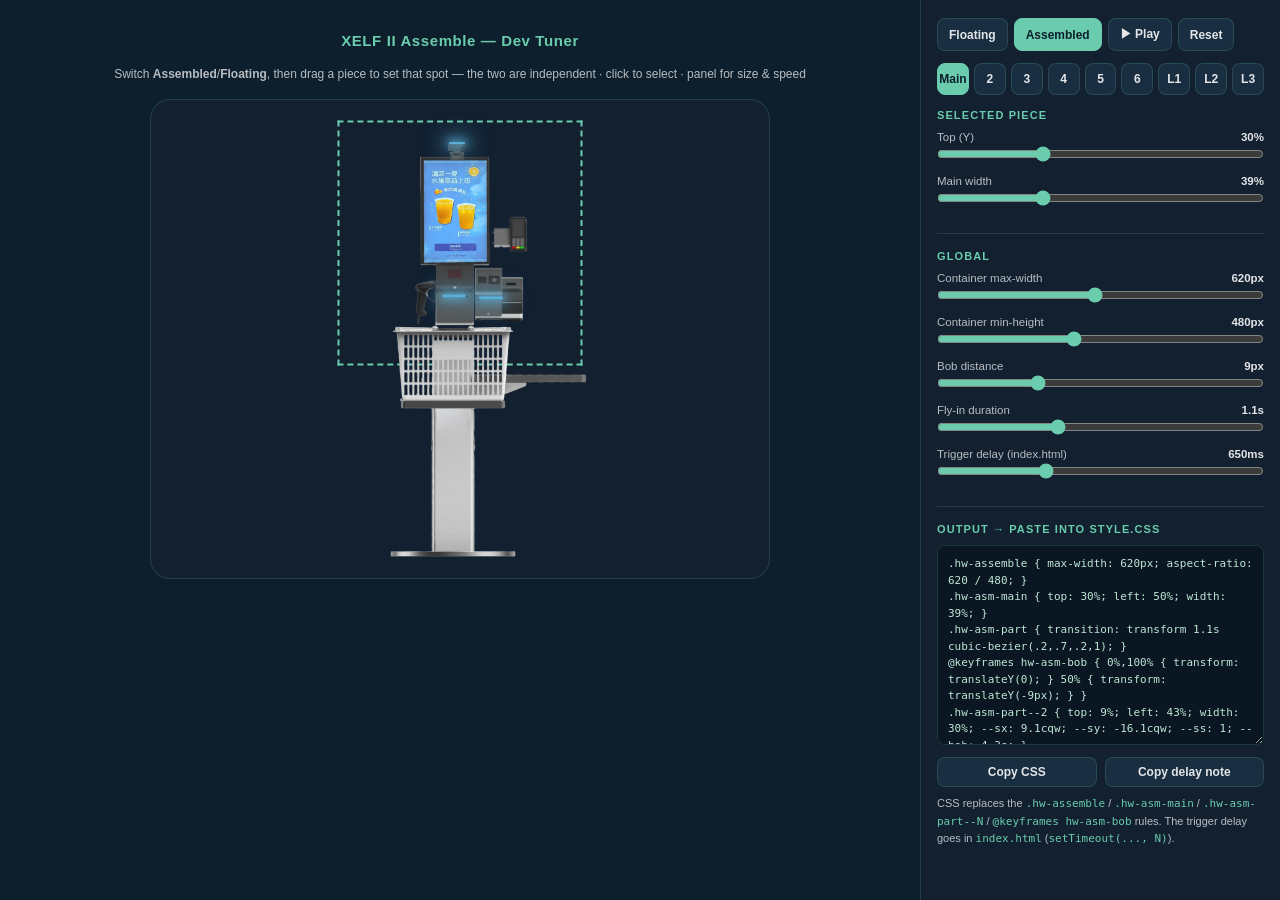
<file: dev-assemble.html>
<!DOCTYPE html>
<html lang="zh-TW">
<head>
<meta charset="UTF-8">
<meta name="viewport" content="width=device-width, initial-scale=1.0">
<title>XELF II Assemble — Dev Tuner</title>
<style>
  :root{
    --c-bg:#0d1f2d; --c-surface:#122030; --c-surface-2:#192e40;
    --c-border:rgba(106,204,172,0.18); --c-accent:#6ACCAC; --c-accent-bg:rgba(106,204,172,0.08);
    --c-muted:rgba(255,255,255,0.70); --c-text:rgba(255,255,255,0.88);
    --r-md:12px; --r-lg:20px;
  }
  *{box-sizing:border-box;margin:0;padding:0}
  body{background:var(--c-bg);color:var(--c-text);font-family:-apple-system,"PingFang TC","Microsoft JhengHei",sans-serif;
       display:grid;grid-template-columns:1fr 360px;min-height:100vh}
  /* ── Preview ── */
  .stage{padding:32px;display:flex;flex-direction:column;align-items:center;gap:18px;position:sticky;top:0;align-self:start}
  .stage h1{font-size:15px;font-weight:700;color:var(--c-accent);letter-spacing:.04em}
  .stage .hint{font-size:12px;color:var(--c-muted)}
  .hw-assemble{
    position:relative;max-width:620px;width:100%;min-height:380px;
    background:var(--c-surface);border:1px solid var(--c-border);border-radius:var(--r-lg);
    padding:28px;overflow:hidden;margin:0 auto;
  }
  .hw-asm-main{position:absolute;top:50%;left:50%;width:46%;transform:translate(-50%,-50%);z-index:2;outline:1px dashed transparent}
  .hw-asm-part{position:absolute;z-index:3;
    transform:translate(var(--sx,0),var(--sy,0)) scale(var(--ss,.8));
    transition:transform 1.1s cubic-bezier(.2,.7,.2,1);cursor:grab;outline:1px dashed transparent}
  .hw-asm-part img,.hw-asm-main img{display:block;width:100%;pointer-events:none;user-select:none}
  .hw-asm-part img{animation:bob var(--bob,4s) ease-in-out infinite}
  .hw-assemble.is-assembled .hw-asm-part{transform:translate(0,0) scale(1)}
  .hw-assemble.is-assembled .hw-asm-part img{animation:none}
  .sel{outline-color:var(--c-accent)!important;outline-width:2px}
  @keyframes bob{0%,100%{transform:translateY(0)}50%{transform:translateY(-9px)}}
  /* ion-blue LED lines (always visible in tuner so they can be positioned) */
  .hw-led{position:absolute;top:var(--top,50%);left:var(--left,50%);width:var(--w,70px);height:var(--h,4px);
    transform:translate(-50%,-50%) rotate(var(--rot,0deg));border-radius:999px;background:#5caed6;
    box-shadow:0 0 8px 2px rgba(92,174,214,.85),0 0 20px 7px rgba(92,174,214,.5);
    z-index:5;cursor:grab;animation:ledpulse 2.2s ease-in-out infinite;outline:1px dashed transparent;outline-offset:3px}
  @keyframes ledpulse{0%,100%{opacity:.5}50%{opacity:1}}

  /* ── Panel ── */
  .panel{background:var(--c-surface);border-left:1px solid var(--c-border);padding:18px 16px;overflow-y:auto;height:100vh;position:sticky;top:0}
  .row-btns{display:flex;gap:6px;flex-wrap:wrap;margin-bottom:12px}
  button{font:inherit;font-size:12px;font-weight:600;color:var(--c-text);background:var(--c-surface-2);
    border:1px solid var(--c-border);border-radius:8px;padding:7px 11px;cursor:pointer;transition:.15s}
  button:hover{border-color:var(--c-accent)}
  button.on{background:var(--c-accent);color:#0d1f2d;border-color:var(--c-accent)}
  .tabs{display:flex;gap:5px;margin:6px 0 14px}
  .tabs button{flex:1;padding:8px 0}
  .grp{margin-bottom:16px;padding-bottom:14px;border-bottom:1px solid var(--c-border)}
  .grp h3{font-size:11px;text-transform:uppercase;letter-spacing:.1em;color:var(--c-accent);margin-bottom:10px}
  .ctl{margin-bottom:9px}
  .ctl label{display:flex;justify-content:space-between;font-size:11.5px;color:var(--c-muted);margin-bottom:3px}
  .ctl label b{color:var(--c-text);font-variant-numeric:tabular-nums}
  input[type=range]{width:100%;accent-color:var(--c-accent)}
  textarea{width:100%;height:200px;background:#0a1722;color:#bfe6d6;border:1px solid var(--c-border);
    border-radius:8px;padding:10px;font-family:ui-monospace,Menlo,monospace;font-size:11px;line-height:1.5;resize:vertical}
  .copy-row{display:flex;gap:8px;margin-top:8px}
  .copy-row button{flex:1}
  .note{font-size:11px;color:var(--c-muted);line-height:1.5;margin-top:8px}
  .note code{color:var(--c-accent)}
</style>
</head>
<body>
  <div class="stage">
    <h1>XELF II Assemble — Dev Tuner</h1>
    <p class="hint">Switch <b>Assembled</b>/<b>Floating</b>, then drag a piece to set that spot — the two are independent · click to select · panel for size &amp; speed</p>
    <div class="hw-assemble is-assembled" id="box">
      <img class="hw-asm-main" data-k="main" src="assets/XELFII-10-1.webp" alt="main">
      <div class="hw-asm-part" data-k="2"><img src="assets/XELFII-10-2.webp" alt=""></div>
      <div class="hw-asm-part" data-k="3"><img src="assets/XELFII-10-3.webp" alt=""></div>
      <div class="hw-asm-part" data-k="4"><img src="assets/XELFII-10-4.webp" alt=""></div>
      <div class="hw-asm-part" data-k="5"><img src="assets/XELFII-10-5.webp" alt=""></div>
      <div class="hw-asm-part" data-k="6"><img src="assets/XELFII-10-6.webp" alt=""></div>
      <span class="hw-led" data-k="L1"></span>
      <span class="hw-led" data-k="L2"></span>
      <span class="hw-led" data-k="L3"></span>
    </div>
  </div>

  <div class="panel">
    <div class="row-btns">
      <button id="mFloat">Floating</button>
      <button id="mAsm" class="on">Assembled</button>
      <button id="mPlay">▶ Play</button>
      <button id="reset">Reset</button>
    </div>

    <div class="tabs" id="tabs">
      <button data-t="main" class="on">Main</button>
      <button data-t="2">2</button>
      <button data-t="3">3</button>
      <button data-t="4">4</button>
      <button data-t="5">5</button>
      <button data-t="6">6</button>
      <button data-t="L1">L1</button>
      <button data-t="L2">L2</button>
      <button data-t="L3">L3</button>
    </div>

    <div class="grp" id="partCtls"><h3>Selected piece</h3><div id="partBody"></div></div>

    <div class="grp"><h3>Global</h3>
      <div class="ctl"><label>Container max-width <b id="vMaxW">620px</b></label><input type="range" id="maxw" min="360" max="900" step="10" value="620"></div>
      <div class="ctl"><label>Container min-height <b id="vMinH">480px</b></label><input type="range" id="minh" min="240" max="820" step="10" value="480"></div>
      <div class="ctl"><label>Bob distance <b id="vBobD">9px</b></label><input type="range" id="bobd" min="0" max="30" step="1" value="9"></div>
      <div class="ctl"><label>Fly-in duration <b id="vDur">1.1s</b></label><input type="range" id="dur" min="0.3" max="2.5" step="0.1" value="1.1"></div>
      <div class="ctl"><label>Trigger delay (index.html) <b id="vDelay">650ms</b></label><input type="range" id="delay" min="0" max="2000" step="50" value="650"></div>
    </div>

    <div class="grp" style="border:none">
      <h3>Output → paste into style.css</h3>
      <textarea id="out" readonly></textarea>
      <div class="copy-row">
        <button id="copyCss">Copy CSS</button>
        <button id="copyDelay">Copy delay note</button>
      </div>
      <p class="note">CSS replaces the <code>.hw-assemble</code> / <code>.hw-asm-main</code> / <code>.hw-asm-part--N</code> / <code>@keyframes hw-asm-bob</code> rules. The trigger delay goes in <code>index.html</code> (<code>setTimeout(..., N)</code>).</p>
    </div>
  </div>

<script>
  // ── State (defaults match current style.css) ──
  const parts = {
    2:{top:9, left:43, width:30, sx:51,  sy:-90, ss:1, bob:4.3},
    3:{top:27,left:46, width:22, sx:80,  sy:-40, ss:1, bob:3.7},
    4:{top:23,left:29, width:30, sx:-80, sy:55,  ss:1, bob:4.7},
    5:{top:47,left:37, width:34, sx:-2,  sy:-15, ss:1, bob:4.0},
    6:{top:5, left:45, width:9,  sx:-126,sy:-5,  ss:1, bob:3.8},
  };
  const main = {top:30, width:39};
  const glob = {maxw:620, minh:480, bobd:9, dur:1.1, delay:650};
  const leds = {
    1:{top:9,   left:49.5, w:16, h:2, rot:0},
    2:{top:41,  left:49,   w:24, h:3, rot:0},
    3:{top:41.5,left:55,   w:24, h:3, rot:0},
  };
  const DEFAULTS = JSON.parse(JSON.stringify({parts,main,glob,leds}));

  // Persist tuning across reloads so pushes/refreshes don't wipe your work.
  const LS='sofone_assemble';
  function save(){ try{localStorage.setItem(LS,JSON.stringify({parts,main,glob,leds}));}catch(e){} }
  function load(){ try{const d=JSON.parse(localStorage.getItem(LS)); if(d){Object.assign(parts,d.parts);Object.assign(main,d.main);Object.assign(glob,d.glob);if(d.leds)Object.assign(leds,d.leds);}}catch(e){} }

  const box = document.getElementById('box');
  let sel = 'main';

  function applyAll(){
    box.style.maxWidth = glob.maxw+'px';
    box.style.aspectRatio = glob.maxw + ' / ' + glob.minh;
    box.style.minHeight = '0';
    const mainEl = document.querySelector('.hw-asm-main');
    mainEl.style.top = main.top+'%';
    mainEl.style.width = main.width+'%';
    for(const k in parts){
      const el = box.querySelector(`.hw-asm-part[data-k="${k}"]`);
      const p = parts[k];
      el.style.top = p.top+'%'; el.style.left = p.left+'%'; el.style.width = p.width+'%';
      el.style.setProperty('--sx', p.sx+'px');
      el.style.setProperty('--sy', p.sy+'px');
      el.style.setProperty('--ss', p.ss);
      el.style.setProperty('--bob', p.bob+'s');
      el.style.transition = `transform ${glob.dur}s cubic-bezier(.2,.7,.2,1)`;
    }
    for(const n in leds){
      const el = box.querySelector(`.hw-led[data-k="L${n}"]`);
      const L = leds[n];
      el.style.setProperty('--top', L.top+'%');
      el.style.setProperty('--left', L.left+'%');
      el.style.setProperty('--w', L.w+'px');
      el.style.setProperty('--h', L.h+'px');
      el.style.setProperty('--rot', L.rot+'deg');
    }
    // bob keyframe (rewrite)
    let kf = document.getElementById('kf'); if(!kf){kf=document.createElement('style');kf.id='kf';document.head.appendChild(kf);}
    kf.textContent = `@keyframes bob{0%,100%{transform:translateY(0)}50%{transform:translateY(-${glob.bobd}px)}}`;
    buildOutput();
    save();
  }

  // ── Selection + panel ──
  function selectPart(k){
    sel=k;
    document.querySelectorAll('#tabs button').forEach(b=>b.classList.toggle('on',b.dataset.t===k));
    box.querySelectorAll('[data-k]').forEach(e=>e.classList.toggle('sel',e.dataset.k===k));
    renderPanel();
  }
  function slider(id,label,val,min,max,step,unit){
    return `<div class="ctl"><label>${label} <b id="v_${id}">${val}${unit}</b></label>
      <input type="range" id="s_${id}" min="${min}" max="${max}" step="${step}" value="${val}"></div>`;
  }
  function renderPanel(){
    const body=document.getElementById('partBody');
    if(sel[0]==='L'){
      const L=leds[sel[1]];
      body.innerHTML =
        slider('ltop','Top',L.top,-10,100,1,'%')+
        slider('lleft','Left',L.left,-10,100,1,'%')+
        slider('lw','Length',L.w,4,420,2,'px')+
        slider('lh','Thickness',L.h,1,30,1,'px')+
        slider('lrot','Rotation',L.rot,-90,90,1,'°');
      bind('s_ltop','v_ltop','%',v=>{L.top=v;applyAll();});
      bind('s_lleft','v_lleft','%',v=>{L.left=v;applyAll();});
      bind('s_lw','v_lw','px',v=>{L.w=v;applyAll();});
      bind('s_lh','v_lh','px',v=>{L.h=v;applyAll();});
      bind('s_lrot','v_lrot','°',v=>{L.rot=v;applyAll();});
      return;
    }
    if(sel==='main'){
      body.innerHTML =
        slider('mtop','Top (Y)',main.top,0,95,1,'%')+
        slider('mw','Main width',main.width,20,80,1,'%');
      bind('s_mtop','v_mtop','%',v=>{main.top=v;applyAll();});
      bind('s_mw','v_mw','%',v=>{main.width=v;applyAll();});
      return;
    }
    const p=parts[sel];
    body.innerHTML =
      slider('top','Top (assembled)',p.top,-10,95,1,'%')+
      slider('left','Left (assembled)',p.left,-10,95,1,'%')+
      slider('w','Width',p.width,8,60,1,'%')+
      slider('sx','Scatter X',p.sx,-320,320,5,'px')+
      slider('sy','Scatter Y',p.sy,-360,360,5,'px')+
      slider('ss','Start scale',p.ss,0.2,1.2,0.05,'')+
      slider('bob','Float speed',p.bob,1,8,0.1,'s');
    bindPos('s_top','v_top','y',p);   // assembled Top — compensates scatter so floating spot stays fixed
    bindPos('s_left','v_left','x',p); // assembled Left — same
    bind('s_w','v_w','%',v=>{p.width=v;applyAll();});
    bind('s_sx','v_sx','px',v=>{p.sx=v;applyAll();});
    bind('s_sy','v_sy','px',v=>{p.sy=v;applyAll();});
    bind('s_ss','v_ss','',v=>{p.ss=v;applyAll();});
    bind('s_bob','v_bob','s',v=>{p.bob=v;applyAll();});
  }
  function bind(sid,vid,unit,fn){
    const s=document.getElementById(sid);
    s.addEventListener('input',()=>{const v=parseFloat(s.value);document.getElementById(vid).textContent=v+unit;fn(v);});
  }
  // Assembled position slider that keeps the floating spot fixed (compensates scatter px).
  function bindPos(sid,vid,axis,p){
    const s=document.getElementById(sid);
    s.addEventListener('input',()=>{
      const v=parseFloat(s.value), r=box.getBoundingClientRect();
      if(axis==='y'){ p.sy=Math.round(p.sy-(v-p.top)/100*r.height); p.top=v; }
      else          { p.sx=Math.round(p.sx-(v-p.left)/100*r.width); p.left=v; }
      document.getElementById(vid).textContent=v+'%';
      applyAll();
      // keep scatter readouts/sliders in sync after compensation
      const m={sx:['s_sx','v_sx','px'],sy:['s_sy','v_sy','px']};
      for(const key in m){const[si,vi,u]=m[key];const se=document.getElementById(si);if(se){se.value=p[key];document.getElementById(vi).textContent=p[key]+u;}}
    });
  }

  // ── Drag (delta-based, mode-aware so floating & assembled stay independent) ──
  // Assembled-mode drag: move final spot, compensate scatter so the floating spot is unchanged.
  // Floating-mode drag: move start spot only (scatter), final spot unchanged.
  let drag=null;
  box.addEventListener('pointerdown',e=>{
    const el=e.target.closest('[data-k]'); if(!el)return;
    selectPart(el.dataset.k);
    drag={k:el.dataset.k, x:e.clientX, y:e.clientY,
          mode: box.classList.contains('is-assembled')?'asm':'float'};
    el.setPointerCapture(e.pointerId);
    e.preventDefault();
  });
  box.addEventListener('pointermove',e=>{
    if(!drag)return;
    const r=box.getBoundingClientRect();
    const dPx=e.clientX-drag.x, dPy=e.clientY-drag.y;
    drag.x=e.clientX; drag.y=e.clientY;
    if(drag.k==='main'){               // main: vertical drag = Top (Y)
      main.top=Math.round(main.top+dPy/r.height*100);
      applyAll(); if(sel==='main') renderPanel(); return;
    }
    if(drag.k[0]==='L'){               // LED line: drag sets top/left
      const L=leds[drag.k[1]];
      L.left=Math.round(L.left+dPx/r.width*100);
      L.top =Math.round(L.top +dPy/r.height*100);
      applyAll(); if(sel===drag.k) renderPanel(); return;
    }
    const p=parts[drag.k];
    if(drag.mode==='asm'){
      p.left=Math.round(p.left+dPx/r.width*100);
      p.top =Math.round(p.top +dPy/r.height*100);
      p.sx  =Math.round(p.sx-dPx);     // keep floating spot fixed
      p.sy  =Math.round(p.sy-dPy);
    }else{
      p.sx=Math.round(p.sx+dPx);       // move floating spot only
      p.sy=Math.round(p.sy+dPy);
    }
    applyAll(); if(sel===drag.k) renderPanel();
  });
  box.addEventListener('pointerup',()=>{drag=null;});

  // ── Modes ──
  function setMode(m){
    document.getElementById('mFloat').classList.toggle('on',m==='float');
    document.getElementById('mAsm').classList.toggle('on',m==='asm');
    if(m==='float') box.classList.remove('is-assembled');
    else box.classList.add('is-assembled');
  }
  document.getElementById('mFloat').onclick=()=>setMode('float');
  document.getElementById('mAsm').onclick=()=>setMode('asm');
  document.getElementById('mPlay').onclick=()=>{
    setMode('float');
    setTimeout(()=>box.classList.add('is-assembled'), glob.delay);
  };
  document.getElementById('reset').onclick=()=>{
    try{localStorage.removeItem(LS);}catch(e){}
    Object.assign(parts,JSON.parse(JSON.stringify(DEFAULTS.parts)));
    Object.assign(main,DEFAULTS.main); Object.assign(glob,DEFAULTS.glob);
    Object.assign(leds,JSON.parse(JSON.stringify(DEFAULTS.leds)));
    syncGlobals(); applyAll(); renderPanel();
  };

  // ── Global sliders ──
  function gb(id,key,unit){
    const s=document.getElementById(id);
    s.addEventListener('input',()=>{glob[key]=parseFloat(s.value);
      document.getElementById('v'+id.charAt(0).toUpperCase()+id.slice(1)).textContent=s.value+unit;applyAll();});
  }
  gb('maxw','maxw','px'); gb('minh','minh','px'); gb('bobd','bobd','px'); gb('dur','dur','s'); gb('delay','delay','ms');
  function syncGlobals(){
    maxw.value=glob.maxw; vMaxW.textContent=glob.maxw+'px';
    minh.value=glob.minh; vMinH.textContent=glob.minh+'px';
    bobd.value=glob.bobd; vBobD.textContent=glob.bobd+'px';
    dur.value=glob.dur;  vDur.textContent=glob.dur+'s';
    delay.value=glob.delay; vDelay.textContent=glob.delay+'ms';
  }

  // ── Tabs ──
  document.querySelectorAll('#tabs button').forEach(b=>b.onclick=()=>selectPart(b.dataset.t));

  // ── Output ──
  function buildOutput(){
    let s='';
    s+=`.hw-assemble { max-width: ${glob.maxw}px; aspect-ratio: ${glob.maxw} / ${glob.minh}; }\n`;
    s+=`.hw-asm-main { top: ${main.top}%; left: 50%; width: ${main.width}%; }\n`;
    s+=`.hw-asm-part { transition: transform ${glob.dur}s cubic-bezier(.2,.7,.2,1); }\n`;
    s+=`@keyframes hw-asm-bob { 0%,100% { transform: translateY(0); } 50% { transform: translateY(-${glob.bobd}px); } }\n`;
    var cq=v=>(v/5.6).toFixed(1);   // px → cqw (container width units) so it scales on mobile
    for(const k of [2,3,4,5,6]){const p=parts[k];
      s+=`.hw-asm-part--${k} { top: ${p.top}%; left: ${p.left}%; width: ${p.width}%; --sx: ${cq(p.sx)}cqw; --sy: ${cq(p.sy)}cqw; --ss: ${p.ss}; --bob: ${p.bob}s; }\n`;
    }
    for(const n of [1,2,3]){const L=leds[n];
      s+=`.hw-led--${n} { --top: ${L.top}%; --left: ${L.left}%; --w: ${cq(L.w)}cqw; --h: ${cq(L.h)}cqw; --rot: ${L.rot}deg; }\n`;
    }
    document.getElementById('out').value=s;
  }
  document.getElementById('copyCss').onclick=()=>{navigator.clipboard.writeText(document.getElementById('out').value);
    const b=document.getElementById('copyCss');b.textContent='Copied ✓';setTimeout(()=>b.textContent='Copy CSS',1200);};
  document.getElementById('copyDelay').onclick=()=>{navigator.clipboard.writeText(`setTimeout(function() { assemble.classList.add('is-assembled'); }, ${glob.delay});`);
    const b=document.getElementById('copyDelay');b.textContent='Copied ✓';setTimeout(()=>b.textContent='Copy delay note',1200);};

  // init
  load(); syncGlobals(); selectPart('main'); applyAll();
</script>
</body>
</html>
</file>
